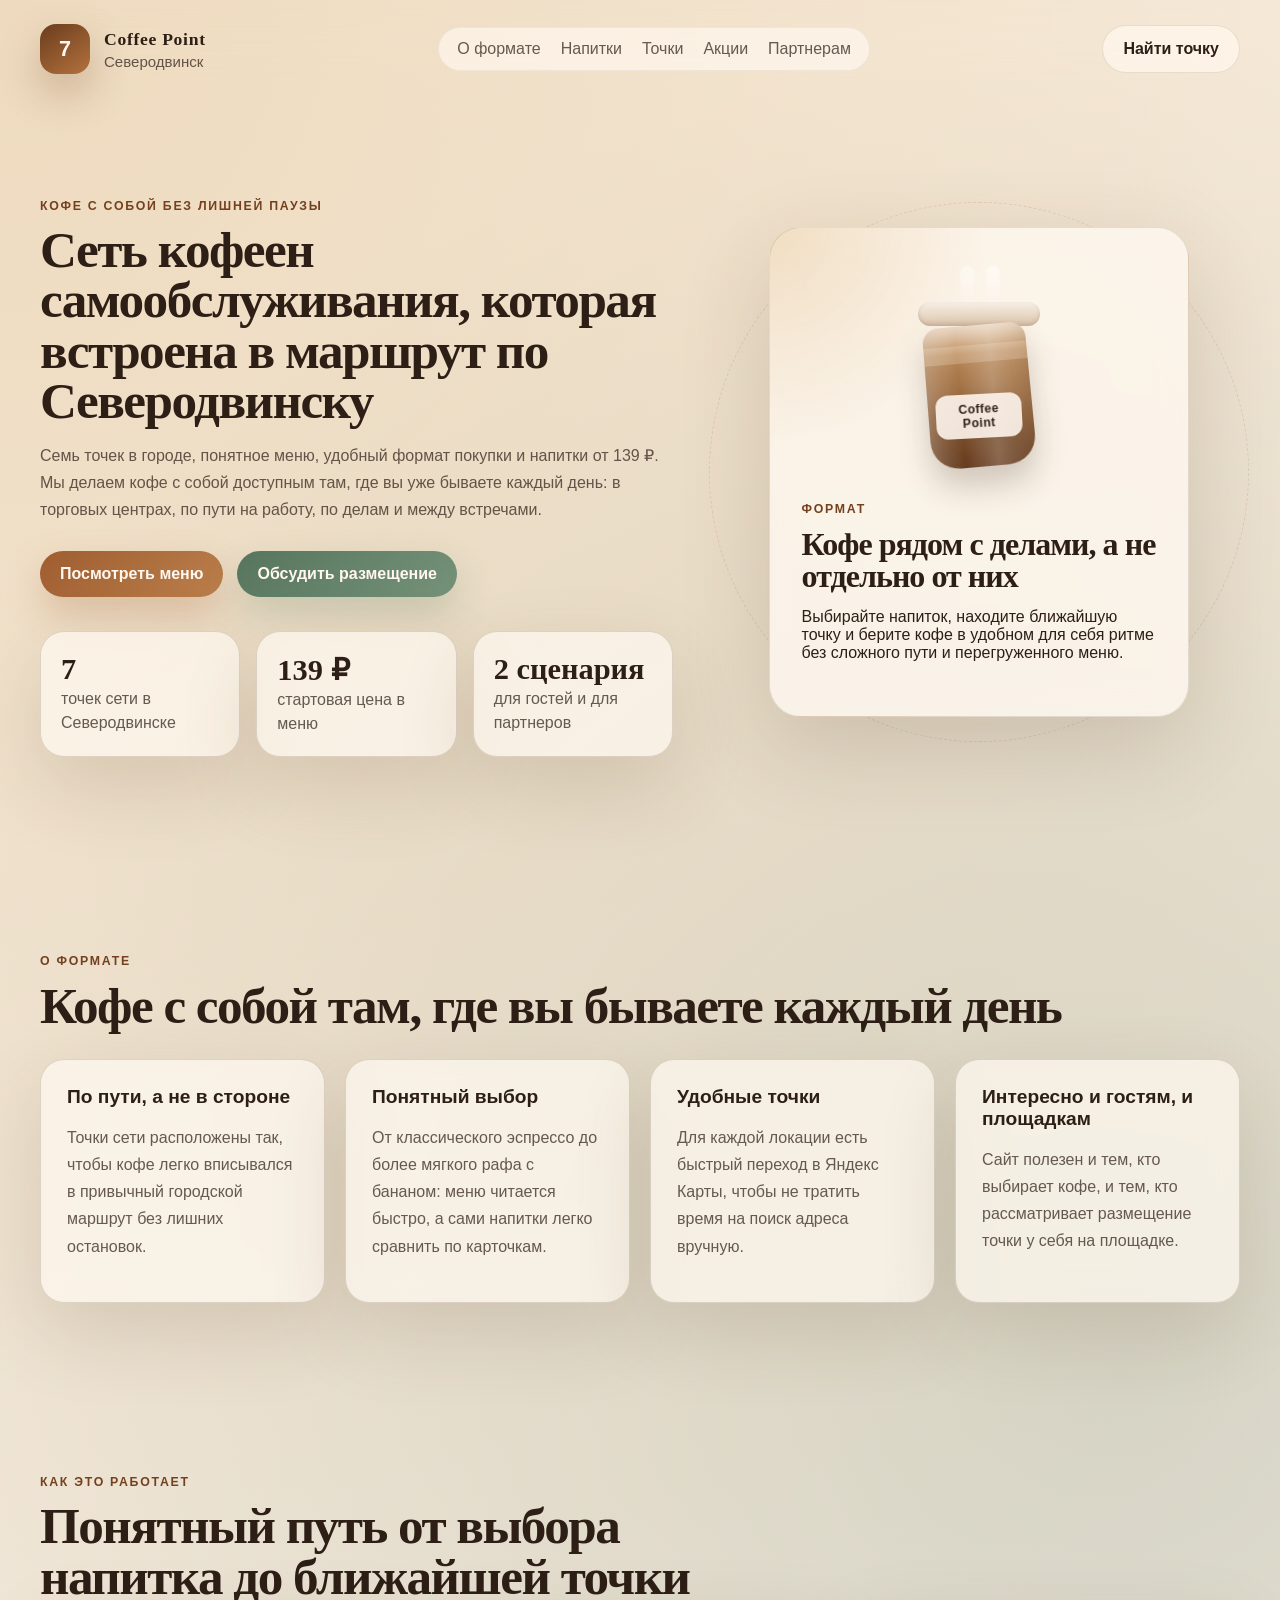
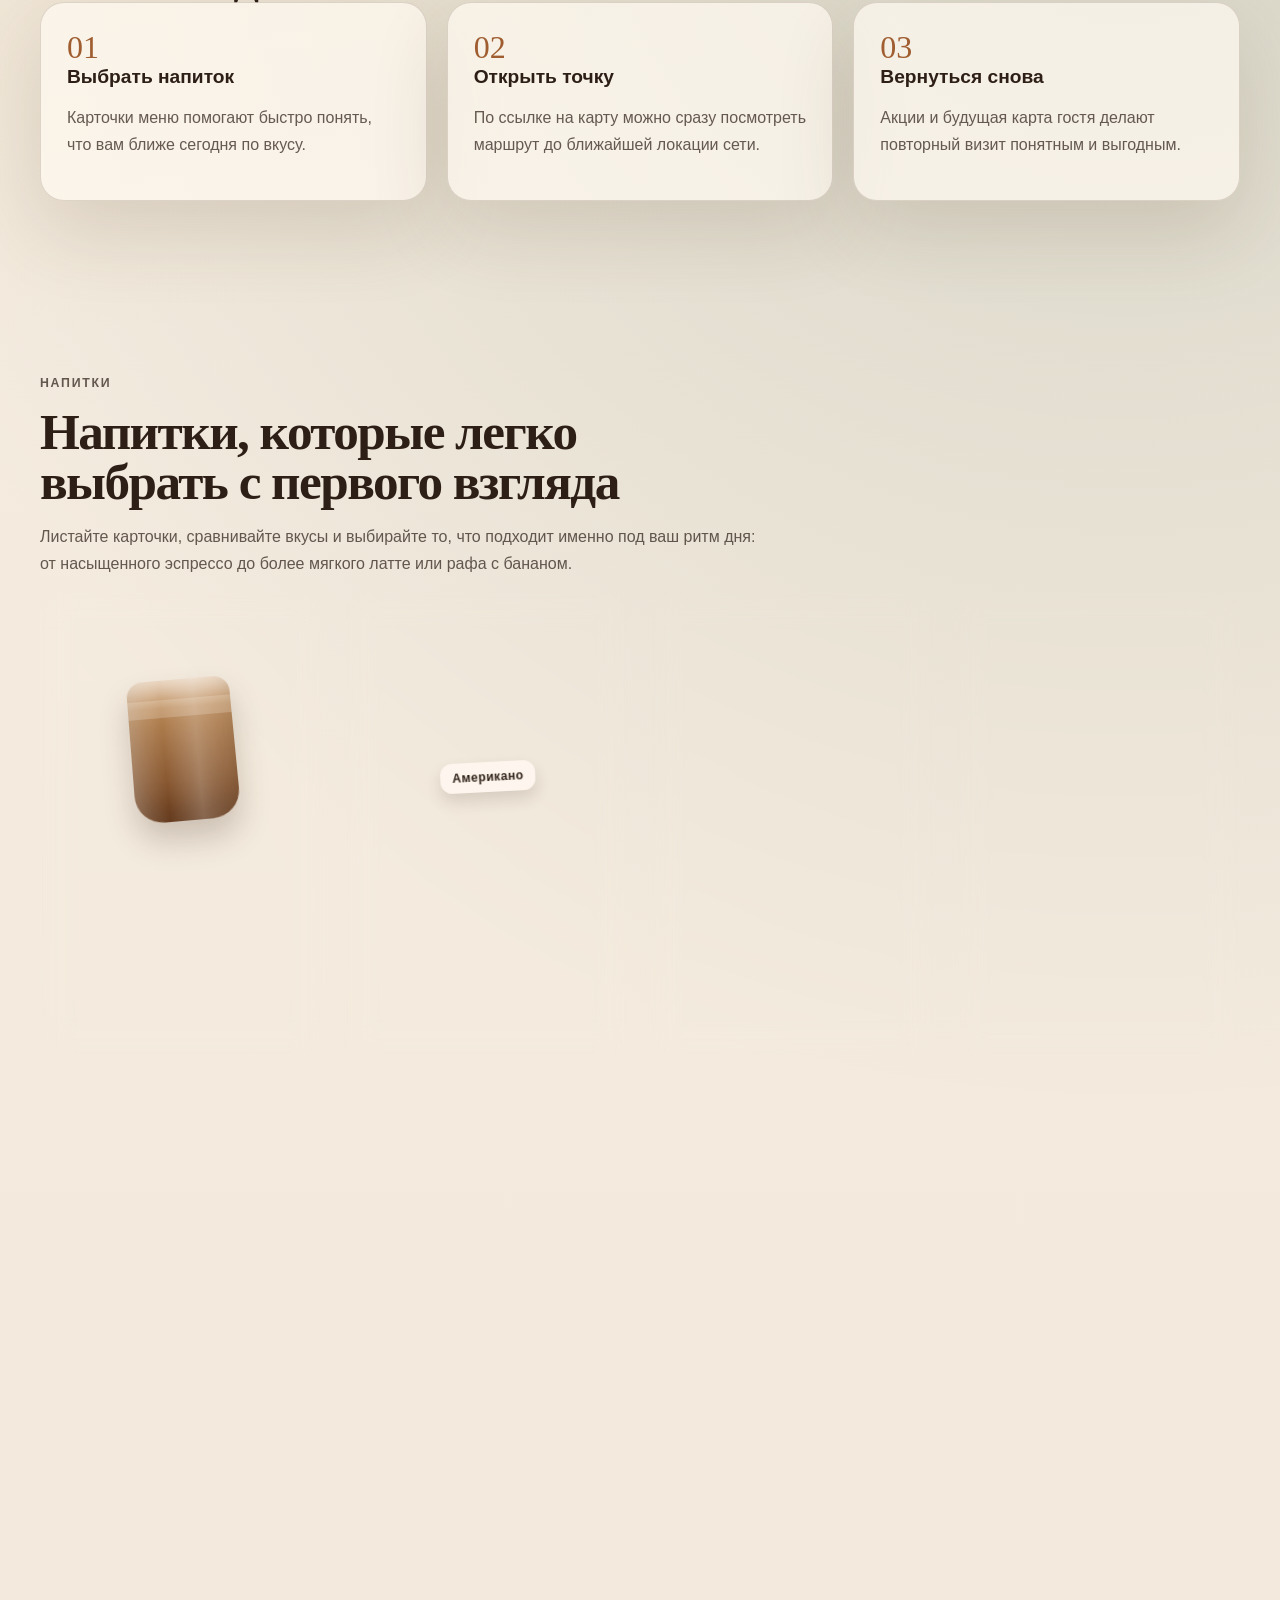
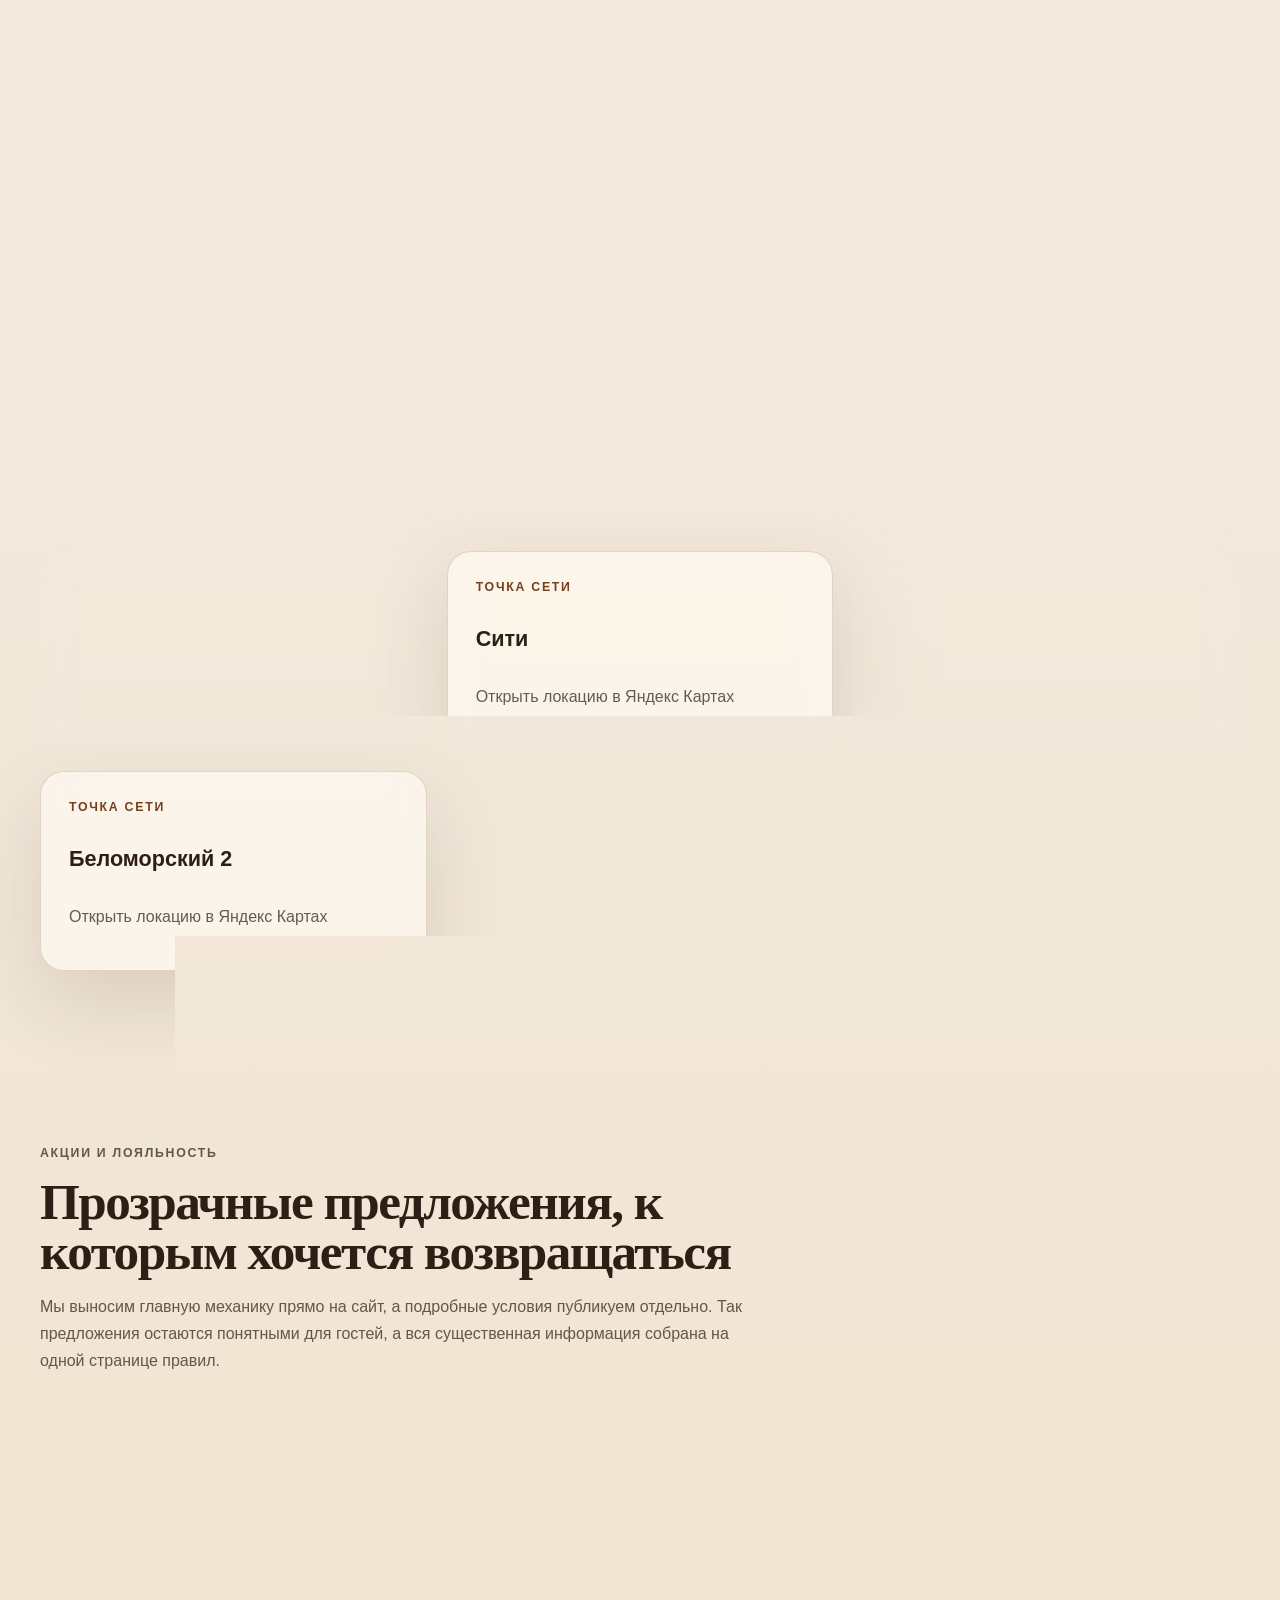
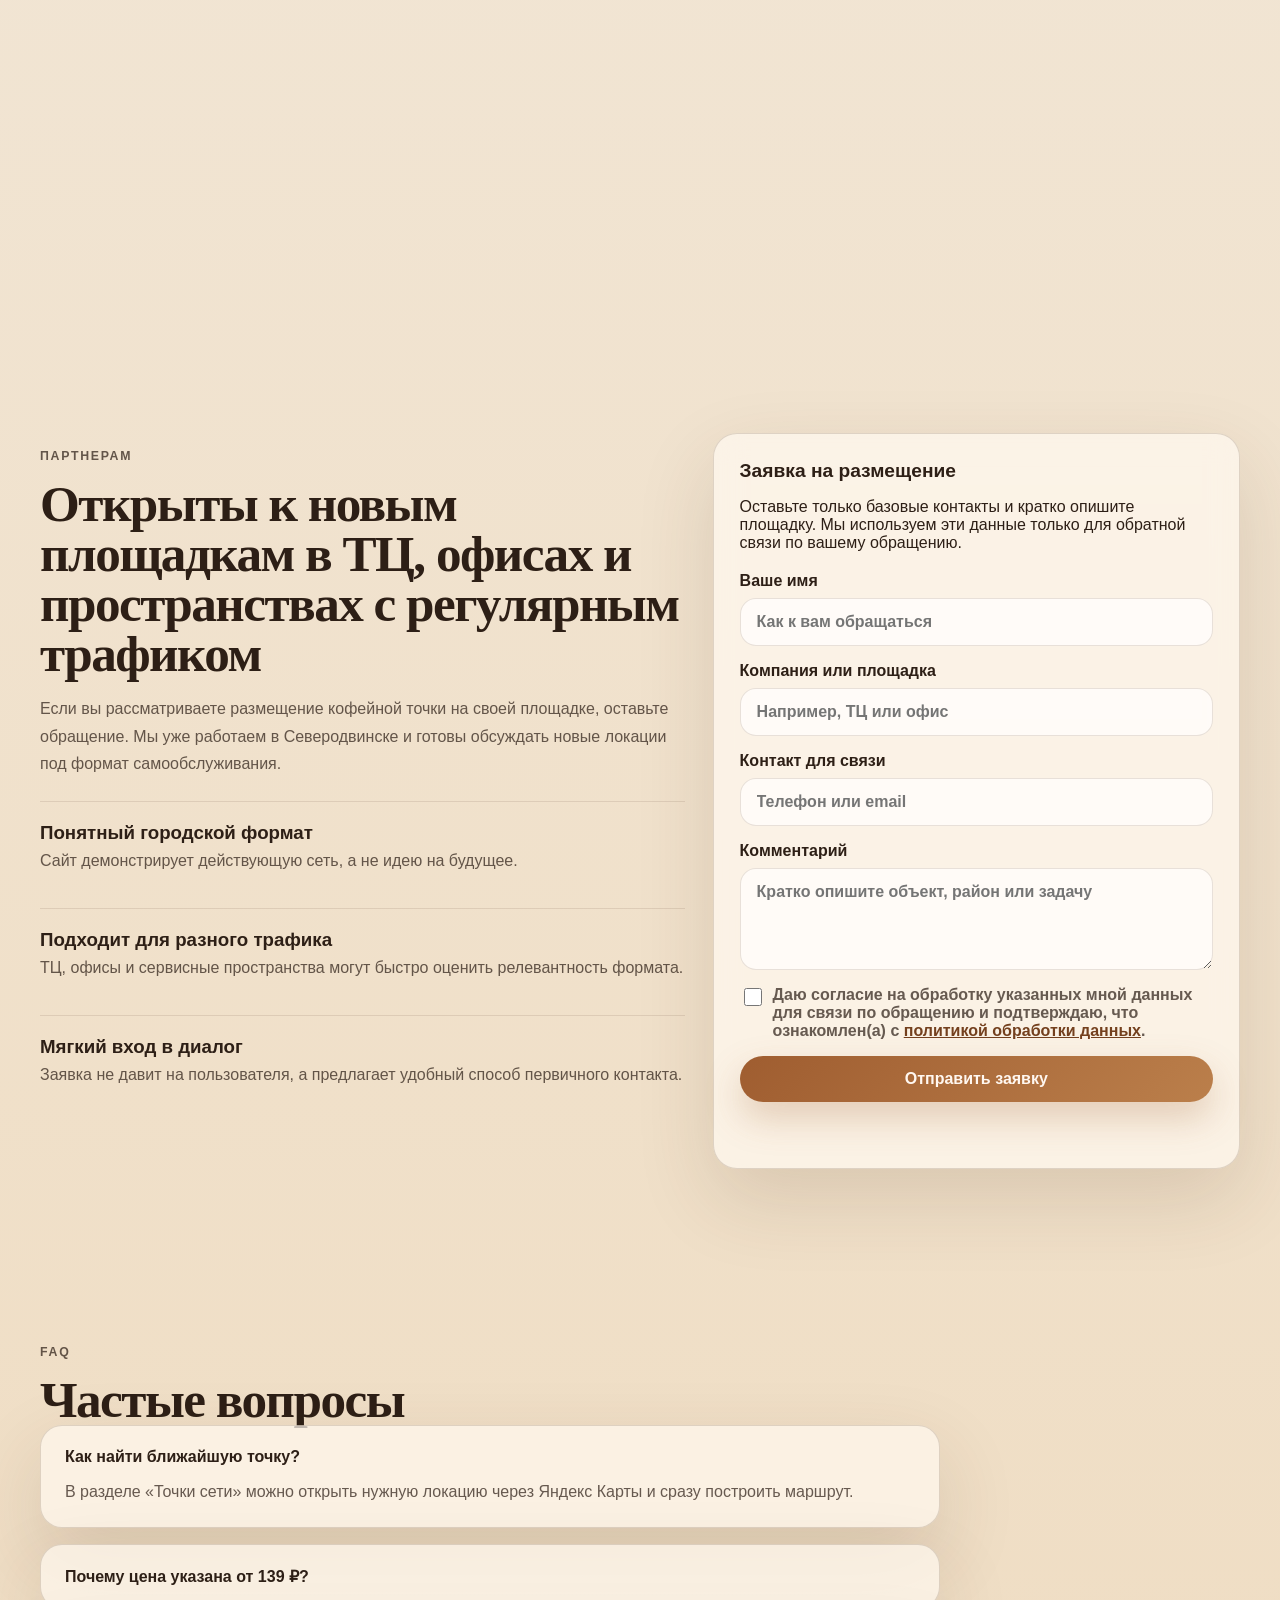
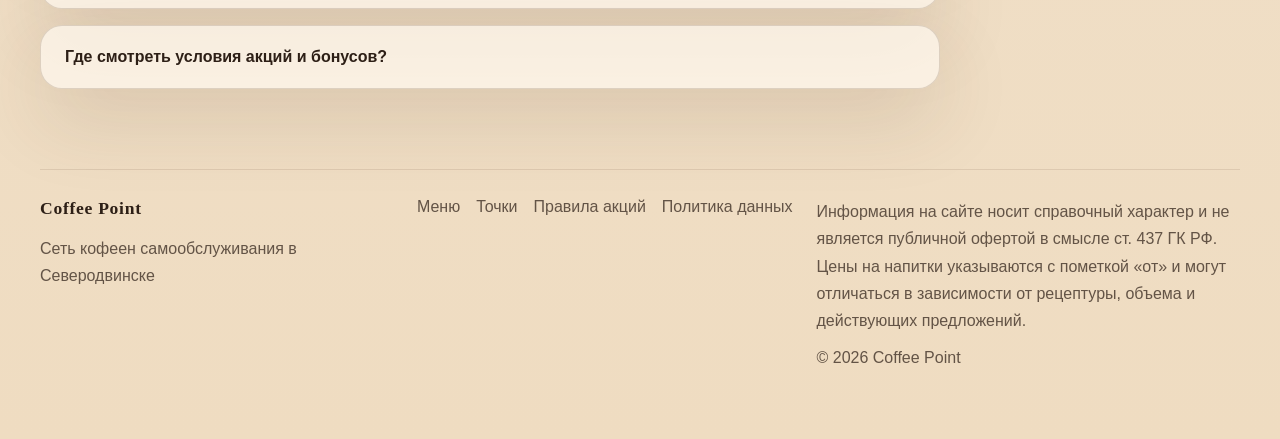
<file: site/index.html>
<!DOCTYPE html>
<html lang="ru">
  <head>
    <meta charset="UTF-8" />
    <meta name="viewport" content="width=device-width, initial-scale=1.0" />
    <title>Сеть кофеен самообслуживания в Северодвинске</title>
    <meta
      name="description"
      content="Сеть кофеен самообслуживания в Северодвинске: 7 точек, кофе с собой от 139 ₽, понятный формат для клиентов и привлекательное размещение для партнеров."
    />
    <link rel="stylesheet" href="styles.css" />
  </head>
  <body>
    <div class="site-shell">
      <header class="topbar">
        <a class="brand" href="#top" aria-label="На главную">
          <span class="brand-mark">7</span>
          <span class="brand-copy">
            <strong>Coffee Point</strong>
            <span>Северодвинск</span>
          </span>
        </a>

        <nav class="topnav" aria-label="Основная навигация">
          <a href="#format">О формате</a>
          <a href="#menu">Напитки</a>
          <a href="#locations">Точки</a>
          <a href="#promotions">Акции</a>
          <a href="#partners">Партнерам</a>
        </nav>

        <a class="button button-ghost" href="#locations">Найти точку</a>
      </header>

      <main id="top">
        <section class="hero section">
          <div class="hero-copy" data-reveal>
            <p class="eyebrow">Кофе с собой без лишней паузы</p>
            <h1>Сеть кофеен самообслуживания, которая встроена в маршрут по Северодвинску</h1>
            <p class="hero-lead">
              Семь точек в городе, понятное меню, удобный формат покупки и напитки от 139 ₽. Мы
              делаем кофе с собой доступным там, где вы уже бываете каждый день: в торговых
              центрах, по пути на работу, по делам и между встречами.
            </p>

            <div class="hero-actions">
              <a class="button" href="#menu">Посмотреть меню</a>
              <a class="button button-secondary" href="#partners">Обсудить размещение</a>
            </div>

            <ul class="hero-metrics" aria-label="Ключевые показатели">
              <li>
                <strong>7</strong>
                <span>точек сети в Северодвинске</span>
              </li>
              <li>
                <strong>139 ₽</strong>
                <span>стартовая цена в меню</span>
              </li>
              <li>
                <strong>2 сценария</strong>
                <span>для гостей и для партнеров</span>
              </li>
            </ul>
          </div>

          <div class="hero-visual" aria-hidden="true" data-reveal>
            <div class="hero-orbit orbit-one"></div>
            <div class="hero-orbit orbit-two"></div>
            <div class="hero-panel glow-card">
              <div class="hero-cup drink-cup cappuccino">
                <span class="steam steam-one"></span>
                <span class="steam steam-two"></span>
                <span class="cup-lid"></span>
                <span class="cup-body"></span>
                <span class="cup-band">Coffee Point</span>
              </div>

              <div class="hero-panel-copy">
                <p class="panel-label">Формат</p>
                <h2>Кофе рядом с делами, а не отдельно от них</h2>
                <p>
                  Выбирайте напиток, находите ближайшую точку и берите кофе в удобном для себя
                  ритме без сложного пути и перегруженного меню.
                </p>
              </div>
            </div>
          </div>
        </section>

        <section class="section split-section" id="format">
          <div data-reveal>
            <p class="section-label">О формате</p>
            <h2>Кофе с собой там, где вы бываете каждый день</h2>
          </div>

          <div class="feature-grid">
            <article class="feature-card glow-card" data-reveal>
              <h3>По пути, а не в стороне</h3>
              <p>
                Точки сети расположены так, чтобы кофе легко вписывался в привычный городской
                маршрут без лишних остановок.
              </p>
            </article>

            <article class="feature-card glow-card" data-reveal>
              <h3>Понятный выбор</h3>
              <p>
                От классического эспрессо до более мягкого рафа с бананом: меню читается быстро, а
                сами напитки легко сравнить по карточкам.
              </p>
            </article>

            <article class="feature-card glow-card" data-reveal>
              <h3>Удобные точки</h3>
              <p>
                Для каждой локации есть быстрый переход в Яндекс Карты, чтобы не тратить время на
                поиск адреса вручную.
              </p>
            </article>

            <article class="feature-card glow-card" data-reveal>
              <h3>Интересно и гостям, и площадкам</h3>
              <p>
                Сайт полезен и тем, кто выбирает кофе, и тем, кто рассматривает размещение точки у
                себя на площадке.
              </p>
            </article>
          </div>
        </section>

        <section class="section journey-section">
          <div class="journey-intro" data-reveal>
            <p class="section-label">Как это работает</p>
            <h2>Понятный путь от выбора напитка до ближайшей точки</h2>
          </div>

          <div class="journey-grid">
            <article class="journey-step" data-reveal>
              <span>01</span>
              <h3>Выбрать напиток</h3>
              <p>Карточки меню помогают быстро понять, что вам ближе сегодня по вкусу.</p>
            </article>

            <article class="journey-step" data-reveal>
              <span>02</span>
              <h3>Открыть точку</h3>
              <p>По ссылке на карту можно сразу посмотреть маршрут до ближайшей локации сети.</p>
            </article>

            <article class="journey-step" data-reveal>
              <span>03</span>
              <h3>Вернуться снова</h3>
              <p>Акции и будущая карта гостя делают повторный визит понятным и выгодным.</p>
            </article>
          </div>
        </section>

        <section class="section drinks-section" id="menu">
          <div class="section-heading" data-reveal>
            <p class="section-label">Напитки</p>
            <h2>Напитки, которые легко выбрать с первого взгляда</h2>
            <p>
              Листайте карточки, сравнивайте вкусы и выбирайте то, что подходит именно под ваш
              ритм дня: от насыщенного эспрессо до более мягкого латте или рафа с бананом.
            </p>
          </div>

          <div class="drink-grid">
            <article class="drink-card glow-card" data-reveal>
              <div class="drink-cup cappuccino">
                <span class="steam steam-one"></span>
                <span class="steam steam-two"></span>
                <span class="cup-lid"></span>
                <span class="cup-body"></span>
                <span class="cup-band">Капучино</span>
              </div>
              <div class="drink-copy">
                <h3>Капучино</h3>
                <p>Мягкий баланс эспрессо и молочной пенки для привычного повседневного кофе.</p>
              </div>
            </article>

            <article class="drink-card glow-card" data-reveal>
              <div class="drink-cup americano">
                <span class="steam steam-one"></span>
                <span class="steam steam-two"></span>
                <span class="cup-lid"></span>
                <span class="cup-body"></span>
                <span class="cup-band">Американо</span>
              </div>
              <div class="drink-copy">
                <h3>Американо</h3>
                <p>Чистый вкус кофе без лишних добавок для тех, кто любит понятную крепость.</p>
              </div>
            </article>

            <article class="drink-card glow-card" data-reveal>
              <div class="drink-cup banana-raf">
                <span class="steam steam-one"></span>
                <span class="steam steam-two"></span>
                <span class="cup-lid"></span>
                <span class="cup-body"></span>
                <span class="cup-band">Раф</span>
              </div>
              <div class="drink-copy">
                <h3>Раф с бананом</h3>
                <p>Десертный и мягкий вариант для тех, кто хочет более нежный и ароматный профиль.</p>
              </div>
            </article>

            <article class="drink-card glow-card" data-reveal>
              <div class="drink-cup mokkachino">
                <span class="steam steam-one"></span>
                <span class="steam steam-two"></span>
                <span class="cup-lid"></span>
                <span class="cup-body"></span>
                <span class="cup-band">Моккачино</span>
              </div>
              <div class="drink-copy">
                <h3>Моккачино</h3>
                <p>Кофе с шоколадным акцентом для гостей, которым нужен более насыщенный вкус.</p>
              </div>
            </article>

            <article class="drink-card glow-card" data-reveal>
              <div class="drink-cup espresso">
                <span class="steam steam-one"></span>
                <span class="steam steam-two"></span>
                <span class="cup-lid"></span>
                <span class="cup-body"></span>
                <span class="cup-band">Эспрессо</span>
              </div>
              <div class="drink-copy">
                <h3>Эспрессо</h3>
                <p>Компактный формат напитка для тех, кому нужен бодрый, насыщенный и короткий кофе.</p>
              </div>
            </article>

            <article class="drink-card glow-card" data-reveal>
              <div class="drink-cup latte">
                <span class="steam steam-one"></span>
                <span class="steam steam-two"></span>
                <span class="cup-lid"></span>
                <span class="cup-body"></span>
                <span class="cup-band">Латте</span>
              </div>
              <div class="drink-copy">
                <h3>Латте</h3>
                <p>Более мягкий молочный профиль для спокойного кофе в дороге или между встречами.</p>
              </div>
            </article>

            <article class="drink-card glow-card" data-reveal>
              <div class="drink-cup flat-white">
                <span class="steam steam-one"></span>
                <span class="steam steam-two"></span>
                <span class="cup-lid"></span>
                <span class="cup-body"></span>
                <span class="cup-band">Flat White</span>
              </div>
              <div class="drink-copy">
                <h3>Флэт Уайт</h3>
                <p>Более кофейный характер при сохранении мягкой текстуры и приятной плотности.</p>
              </div>
            </article>

            <article class="drink-card glow-card accent-card" data-reveal>
              <div class="drink-price">
                <span>от</span>
                <strong>139 ₽</strong>
              </div>
              <div class="drink-copy">
                <h3>Понятная точка входа</h3>
                <p>
                  Цены на сайте лучше показывать с пометкой «от», чтобы сохранить гибкость по
                  объему, рецептуре и спецпредложениям на отдельных точках.
                </p>
              </div>
            </article>
          </div>
        </section>

        <section class="section locations-section" id="locations">
          <div class="section-heading" data-reveal>
            <p class="section-label">Точки сети</p>
            <h2>Семь локаций, к которым удобно перейти сразу из сайта</h2>
            <p>
              Выбирайте ближайшую точку и открывайте маршрут в Яндекс Картах. Так проще понять, где
              кофе окажется ближе именно сегодня.
            </p>
          </div>

          <div class="location-grid">
            <a
              class="location-card glow-card"
              data-reveal
              href="https://yandex.ru/maps/?text=%D0%93%D0%B8%D0%BF%D0%BF%D0%BE%20%D0%A1%D0%B5%D0%B2%D0%B5%D1%80%D0%BE%D0%B4%D0%B2%D0%B8%D0%BD%D1%81%D0%BA"
              target="_blank"
              rel="noopener noreferrer"
            >
              <span class="location-badge">Точка сети</span>
              <h3>Гиппо</h3>
              <p>Открыть локацию в Яндекс Картах</p>
            </a>

            <a
              class="location-card glow-card"
              data-reveal
              href="https://yandex.ru/maps/?text=%D0%A2%D0%A6%20%D0%91%D0%B5%D0%BB%D0%BE%D0%BC%D0%BE%D1%80%D1%81%D0%BA%D0%B8%D0%B9%20%D0%A1%D0%B5%D0%B2%D0%B5%D1%80%D0%BE%D0%B4%D0%B2%D0%B8%D0%BD%D1%81%D0%BA"
              target="_blank"
              rel="noopener noreferrer"
            >
              <span class="location-badge">Точка сети</span>
              <h3>ТЦ «Беломорский»</h3>
              <p>Открыть локацию в Яндекс Картах</p>
            </a>

            <a
              class="location-card glow-card"
              data-reveal
              href="https://yandex.ru/maps/?text=%D0%93%D0%B0%D0%B3%D0%B0%D1%80%D0%B8%D0%BD%D0%B0%20%D0%A1%D0%B5%D0%B2%D0%B5%D1%80%D0%BE%D0%B4%D0%B2%D0%B8%D0%BD%D1%81%D0%BA"
              target="_blank"
              rel="noopener noreferrer"
            >
              <span class="location-badge">Точка сети</span>
              <h3>Гагарина</h3>
              <p>Открыть локацию в Яндекс Картах</p>
            </a>

            <a
              class="location-card glow-card"
              data-reveal
              href="https://yandex.ru/maps/?text=%D0%AE%D0%B6%D0%BD%D1%8B%D0%B9%20%D0%A1%D0%B5%D0%B2%D0%B5%D1%80%D0%BE%D0%B4%D0%B2%D0%B8%D0%BD%D1%81%D0%BA"
              target="_blank"
              rel="noopener noreferrer"
            >
              <span class="location-badge">Точка сети</span>
              <h3>Южный</h3>
              <p>Открыть локацию в Яндекс Картах</p>
            </a>

            <a
              class="location-card glow-card"
              data-reveal
              href="https://yandex.ru/maps/?text=%D0%A1%D0%B8%D1%82%D0%B8%20%D0%A1%D0%B5%D0%B2%D0%B5%D1%80%D0%BE%D0%B4%D0%B2%D0%B8%D0%BD%D1%81%D0%BA"
              target="_blank"
              rel="noopener noreferrer"
            >
              <span class="location-badge">Точка сети</span>
              <h3>Сити</h3>
              <p>Открыть локацию в Яндекс Картах</p>
            </a>

            <a
              class="location-card glow-card"
              data-reveal
              href="https://yandex.ru/maps/?text=%D0%9C%D0%B0%D0%BA%D1%81%D0%B8%20%D0%A1%D0%B5%D0%B2%D0%B5%D1%80%D0%BE%D0%B4%D0%B2%D0%B8%D0%BD%D1%81%D0%BA"
              target="_blank"
              rel="noopener noreferrer"
            >
              <span class="location-badge">Точка сети</span>
              <h3>Макси</h3>
              <p>Открыть локацию в Яндекс Картах</p>
            </a>

            <a
              class="location-card glow-card"
              data-reveal
              href="https://yandex.ru/maps/?text=%D0%91%D0%B5%D0%BB%D0%BE%D0%BC%D0%BE%D1%80%D1%81%D0%BA%D0%B8%D0%B9%202%20%D0%A1%D0%B5%D0%B2%D0%B5%D1%80%D0%BE%D0%B4%D0%B2%D0%B8%D0%BD%D1%81%D0%BA"
              target="_blank"
              rel="noopener noreferrer"
            >
              <span class="location-badge">Точка сети</span>
              <h3>Беломорский 2</h3>
              <p>Открыть локацию в Яндекс Картах</p>
            </a>
          </div>
        </section>

        <section class="section promotions-section" id="promotions">
          <div class="section-heading" data-reveal>
            <p class="section-label">Акции и лояльность</p>
            <h2>Прозрачные предложения, к которым хочется возвращаться</h2>
            <p>
              Мы выносим главную механику прямо на сайт, а подробные условия публикуем отдельно.
              Так предложения остаются понятными для гостей, а вся существенная информация собрана
              на одной странице правил.
            </p>
          </div>

          <div class="promo-layout">
            <article class="promo-card glow-card" data-reveal>
              <span class="card-kicker">Напиток недели</span>
              <h3>Один заметный повод заглянуть снова</h3>
              <ul class="bullet-list">
                <li>Отдельный напиток получает специальную цену на ограниченный срок.</li>
                <li>Условия и участвующие точки заранее публикуются на странице правил.</li>
                <li>Такой формат легко обновлять без полного изменения меню.</li>
              </ul>
              <a class="text-link" href="promotions.html">Открыть правила акций</a>
            </article>

            <article class="promo-card glow-card" data-reveal>
              <span class="card-kicker">Утро по пути</span>
              <h3>Предложение для первой половины дня</h3>
              <ol class="number-list">
                <li>Подходит тем, кто берет кофе по дороге на работу или по делам.</li>
                <li>Специальные условия могут действовать в выбранные часы и на отдельных точках.</li>
                <li>Точные даты, часы и точки-участники публикуются в правилах акции.</li>
              </ol>
              <p class="small-note">
                Чем понятнее предложение, тем проще им воспользоваться без лишних уточнений.
              </p>
            </article>

            <article class="promo-card loyalty-card" data-reveal>
              <span class="card-kicker">Карта гостя</span>
              <h3>Понятная электронная лояльность без бумажных карточек</h3>
              <p>
                Постоянным гостям важно видеть понятную механику: сколько покупок нужно, какая
                выгода получится и на каких точках это действует. Эту информацию удобно давать
                коротко на главной, а детально раскрывать в правилах.
              </p>
              <div class="loyalty-mock">
                <span>QR</span>
                <div>
                  <strong>Карта гостя</strong>
                  <p>Покупки копятся в электронном формате и ведут к специальной выгоде.</p>
                </div>
              </div>
            </article>
          </div>
        </section>

        <section class="section partners-section" id="partners">
          <div class="partners-copy" data-reveal>
            <p class="section-label">Партнерам</p>
            <h2>Открыты к новым площадкам в ТЦ, офисах и пространствах с регулярным трафиком</h2>
            <p>
              Если вы рассматриваете размещение кофейной точки на своей площадке, оставьте
              обращение. Мы уже работаем в Северодвинске и готовы обсуждать новые локации под
              формат самообслуживания.
            </p>

            <div class="partner-benefits">
              <article class="partner-point">
                <h3>Понятный городской формат</h3>
                <p>Сайт демонстрирует действующую сеть, а не идею на будущее.</p>
              </article>

              <article class="partner-point">
                <h3>Подходит для разного трафика</h3>
                <p>ТЦ, офисы и сервисные пространства могут быстро оценить релевантность формата.</p>
              </article>

              <article class="partner-point">
                <h3>Мягкий вход в диалог</h3>
                <p>Заявка не давит на пользователя, а предлагает удобный способ первичного контакта.</p>
              </article>
            </div>
          </div>

          <div class="partner-form-card glow-card" data-reveal>
            <h3>Заявка на размещение</h3>
            <p>
              Оставьте только базовые контакты и кратко опишите площадку. Мы используем эти данные
              только для обратной связи по вашему обращению.
            </p>

            <form id="partner-form" class="partner-form">
              <label>
                Ваше имя
                <input type="text" name="name" placeholder="Как к вам обращаться" required />
              </label>

              <label>
                Компания или площадка
                <input type="text" name="company" placeholder="Например, ТЦ или офис" required />
              </label>

              <label>
                Контакт для связи
                <input type="text" name="contact" placeholder="Телефон или email" required />
              </label>

              <label>
                Комментарий
                <textarea
                  name="message"
                  rows="4"
                  placeholder="Кратко опишите объект, район или задачу"
                ></textarea>
              </label>

              <label class="checkbox">
                <input type="checkbox" name="consent" required />
                <span>
                  Даю согласие на обработку указанных мной данных для связи по обращению и подтверждаю,
                  что ознакомлен(а) с <a href="privacy.html">политикой обработки данных</a>.
                </span>
              </label>

              <button class="button" type="submit">Отправить заявку</button>
              <p class="form-status" id="form-status" aria-live="polite"></p>
            </form>
          </div>
        </section>

        <section class="section faq-section">
          <div class="section-heading" data-reveal>
            <p class="section-label">FAQ</p>
            <h2>Частые вопросы</h2>
          </div>

          <div class="faq-list" data-reveal>
            <details open>
              <summary>Как найти ближайшую точку?</summary>
              <p>
                В разделе «Точки сети» можно открыть нужную локацию через Яндекс Карты и сразу
                построить маршрут.
              </p>
            </details>

            <details>
              <summary>Почему цена указана от 139 ₽?</summary>
              <p>
                Цена на сайте указана с пометкой «от», потому что итоговая стоимость зависит от
                выбранного напитка, объема и действующих предложений.
              </p>
            </details>

            <details>
              <summary>Где смотреть условия акций и бонусов?</summary>
              <p>
                В отдельном разделе с правилами акций: там публикуются сроки, участвующие точки,
                ограничения и подробная механика получения выгоды.
              </p>
            </details>
          </div>
        </section>
      </main>

      <footer class="footer">
        <div class="footer-brand">
          <strong>Coffee Point</strong>
          <p>Сеть кофеен самообслуживания в Северодвинске</p>
        </div>

        <div class="footer-links">
          <a href="#menu">Меню</a>
          <a href="#locations">Точки</a>
          <a href="promotions.html">Правила акций</a>
          <a href="privacy.html">Политика данных</a>
        </div>

        <div class="footer-legal">
          <p>
            Информация на сайте носит справочный характер и не является публичной офертой в смысле
            ст. 437 ГК РФ. Цены на напитки указываются с пометкой «от» и могут отличаться в
            зависимости от рецептуры, объема и действующих предложений.
          </p>
          <p class="copyright">© <span id="current-year"></span> Coffee Point</p>
        </div>
      </footer>
    </div>

    <script src="script.js"></script>
  </body>
</html>
</file>
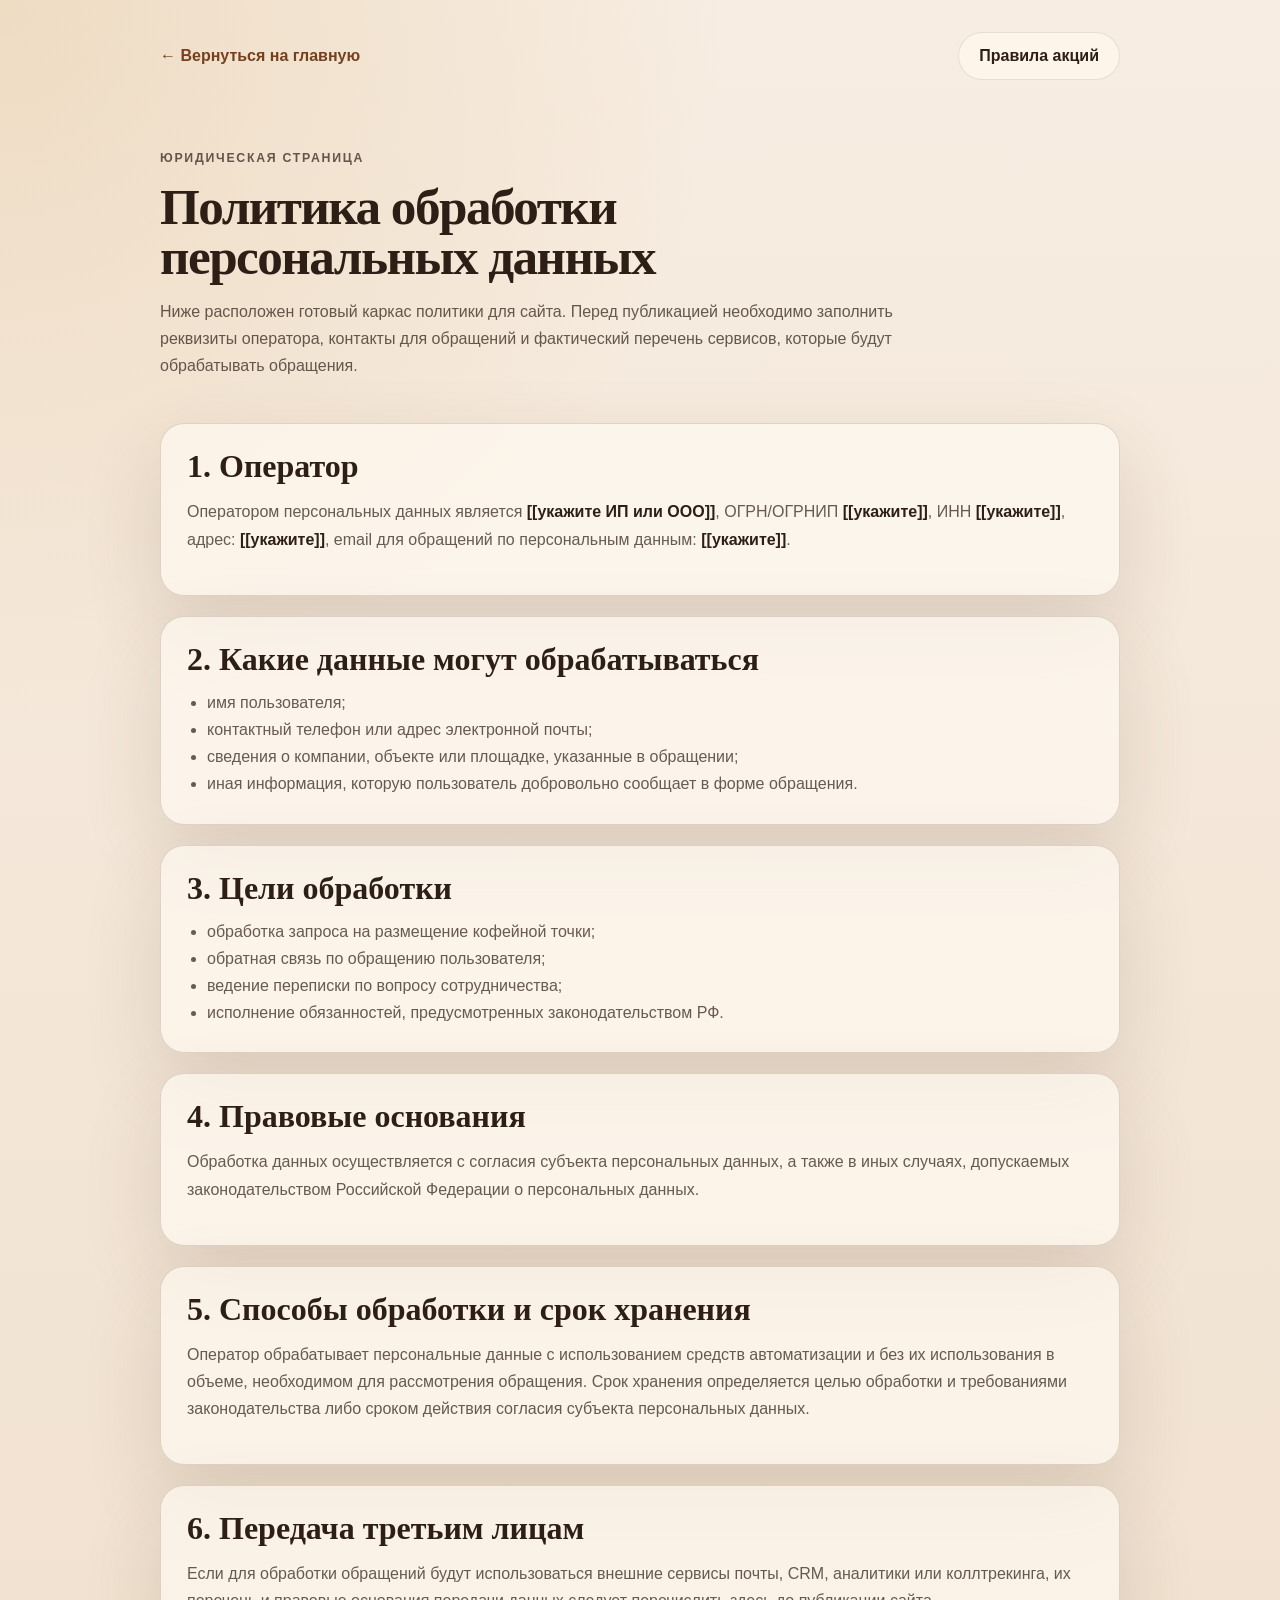
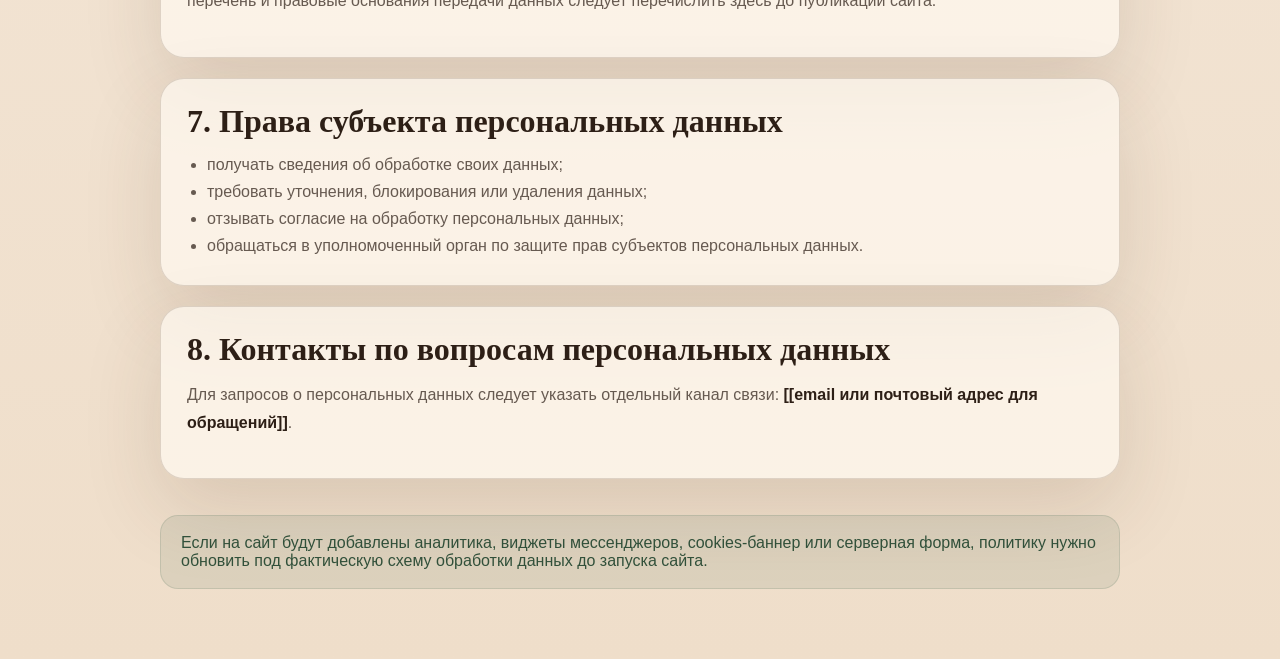
<file: site/privacy.html>
<!DOCTYPE html>
<html lang="ru">
  <head>
    <meta charset="UTF-8" />
    <meta name="viewport" content="width=device-width, initial-scale=1.0" />
    <title>Политика обработки персональных данных</title>
    <link rel="stylesheet" href="styles.css" />
  </head>
  <body class="page-body">
    <div class="page-layout">
      <header class="page-topbar">
        <a class="page-back" href="index.html">← Вернуться на главную</a>
        <a class="button button-ghost" href="promotions.html">Правила акций</a>
      </header>

      <main>
        <section class="page-hero">
          <p class="section-label">Юридическая страница</p>
          <h1>Политика обработки персональных данных</h1>
          <p>
            Ниже расположен готовый каркас политики для сайта. Перед публикацией необходимо
            заполнить реквизиты оператора, контакты для обращений и фактический перечень сервисов,
            которые будут обрабатывать обращения.
          </p>
        </section>

        <section class="page-grid">
          <article class="page-card">
            <h2>1. Оператор</h2>
            <p>
              Оператором персональных данных является <strong>[[укажите ИП или ООО]]</strong>,
              ОГРН/ОГРНИП <strong>[[укажите]]</strong>, ИНН <strong>[[укажите]]</strong>, адрес:
              <strong>[[укажите]]</strong>, email для обращений по персональным данным:
              <strong>[[укажите]]</strong>.
            </p>
          </article>

          <article class="page-card">
            <h2>2. Какие данные могут обрабатываться</h2>
            <ul>
              <li>имя пользователя;</li>
              <li>контактный телефон или адрес электронной почты;</li>
              <li>сведения о компании, объекте или площадке, указанные в обращении;</li>
              <li>иная информация, которую пользователь добровольно сообщает в форме обращения.</li>
            </ul>
          </article>

          <article class="page-card">
            <h2>3. Цели обработки</h2>
            <ul>
              <li>обработка запроса на размещение кофейной точки;</li>
              <li>обратная связь по обращению пользователя;</li>
              <li>ведение переписки по вопросу сотрудничества;</li>
              <li>исполнение обязанностей, предусмотренных законодательством РФ.</li>
            </ul>
          </article>

          <article class="page-card">
            <h2>4. Правовые основания</h2>
            <p>
              Обработка данных осуществляется с согласия субъекта персональных данных, а также в
              иных случаях, допускаемых законодательством Российской Федерации о персональных
              данных.
            </p>
          </article>

          <article class="page-card">
            <h2>5. Способы обработки и срок хранения</h2>
            <p>
              Оператор обрабатывает персональные данные с использованием средств автоматизации и
              без их использования в объеме, необходимом для рассмотрения обращения. Срок хранения
              определяется целью обработки и требованиями законодательства либо сроком действия
              согласия субъекта персональных данных.
            </p>
          </article>

          <article class="page-card">
            <h2>6. Передача третьим лицам</h2>
            <p>
              Если для обработки обращений будут использоваться внешние сервисы почты, CRM,
              аналитики или коллтрекинга, их перечень и правовые основания передачи данных следует
              перечислить здесь до публикации сайта.
            </p>
          </article>

          <article class="page-card">
            <h2>7. Права субъекта персональных данных</h2>
            <ul>
              <li>получать сведения об обработке своих данных;</li>
              <li>требовать уточнения, блокирования или удаления данных;</li>
              <li>отзывать согласие на обработку персональных данных;</li>
              <li>обращаться в уполномоченный орган по защите прав субъектов персональных данных.</li>
            </ul>
          </article>

          <article class="page-card">
            <h2>8. Контакты по вопросам персональных данных</h2>
            <p>
              Для запросов о персональных данных следует указать отдельный канал связи:
              <strong>[[email или почтовый адрес для обращений]]</strong>.
            </p>
          </article>

          <p class="page-note">
            Если на сайт будут добавлены аналитика, виджеты мессенджеров, cookies-баннер или
            серверная форма, политику нужно обновить под фактическую схему обработки данных до
            запуска сайта.
          </p>
        </section>
      </main>
    </div>
  </body>
</html>
</file>
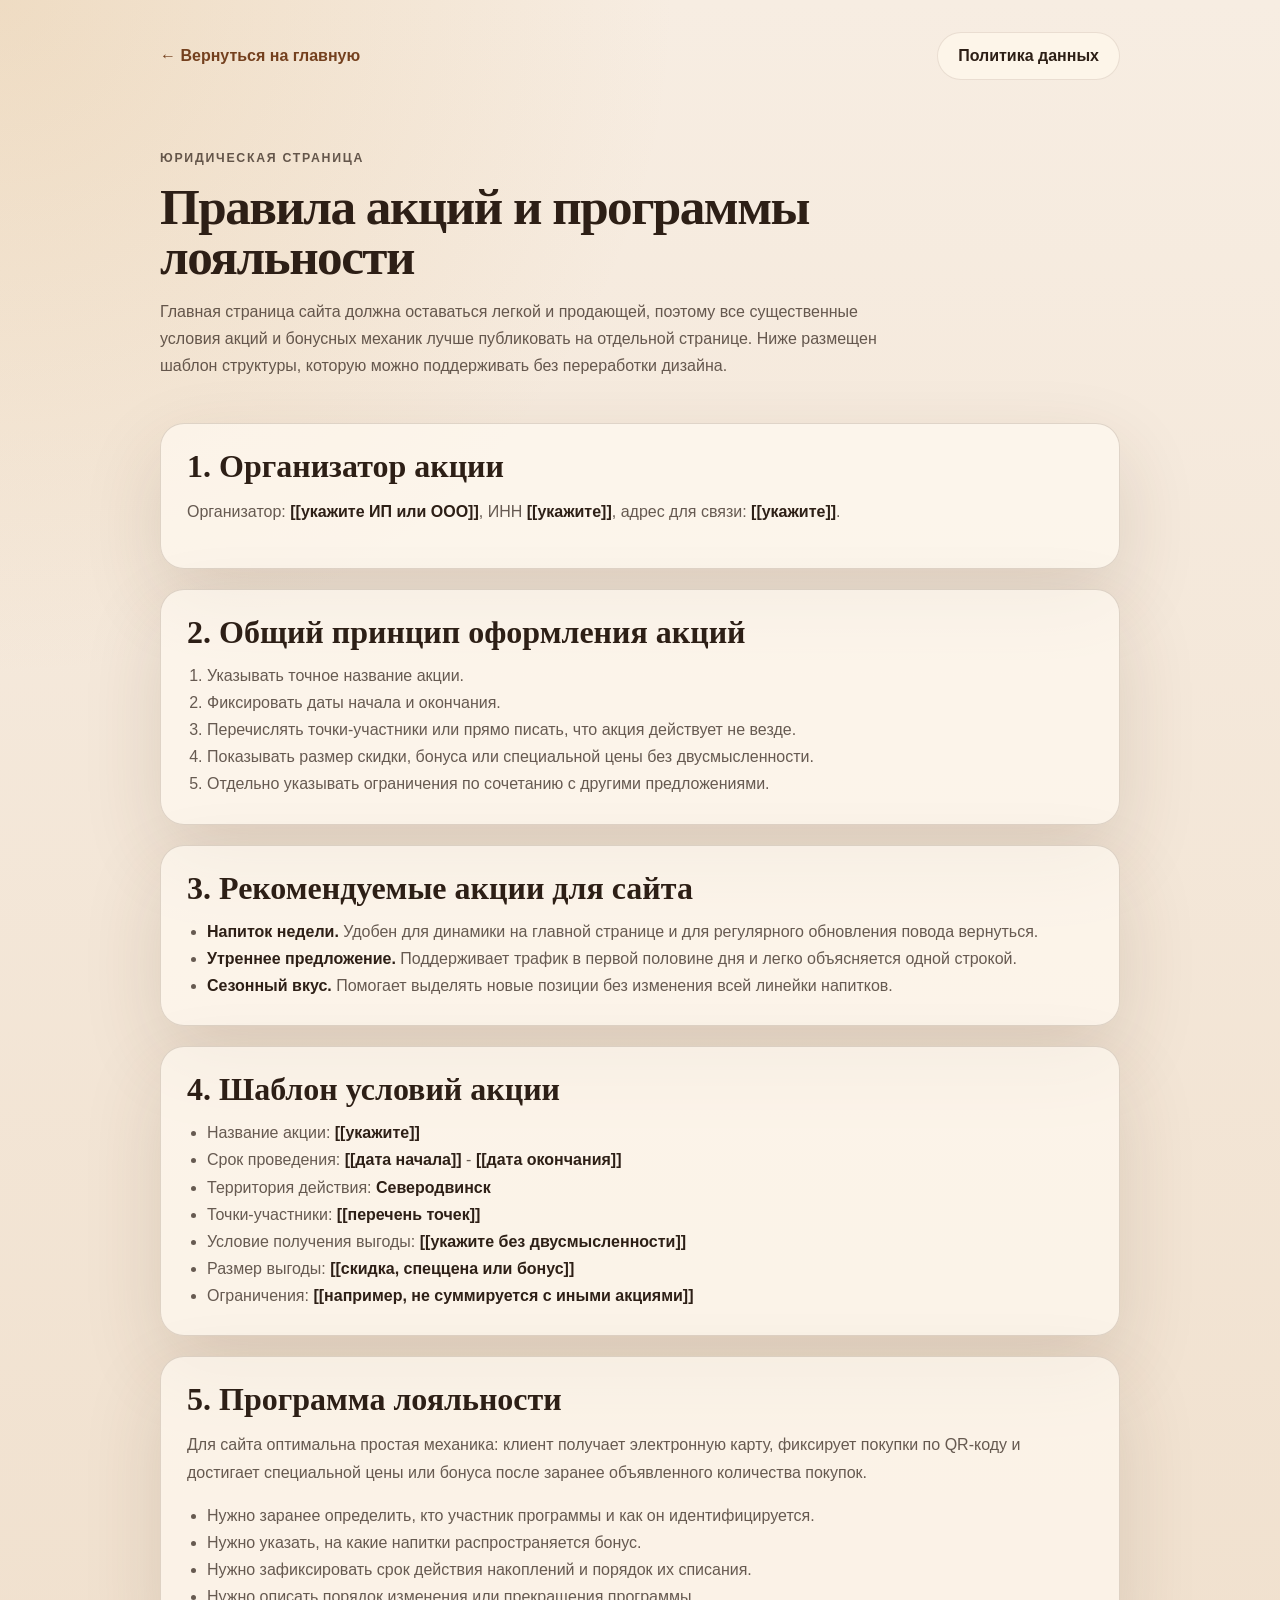
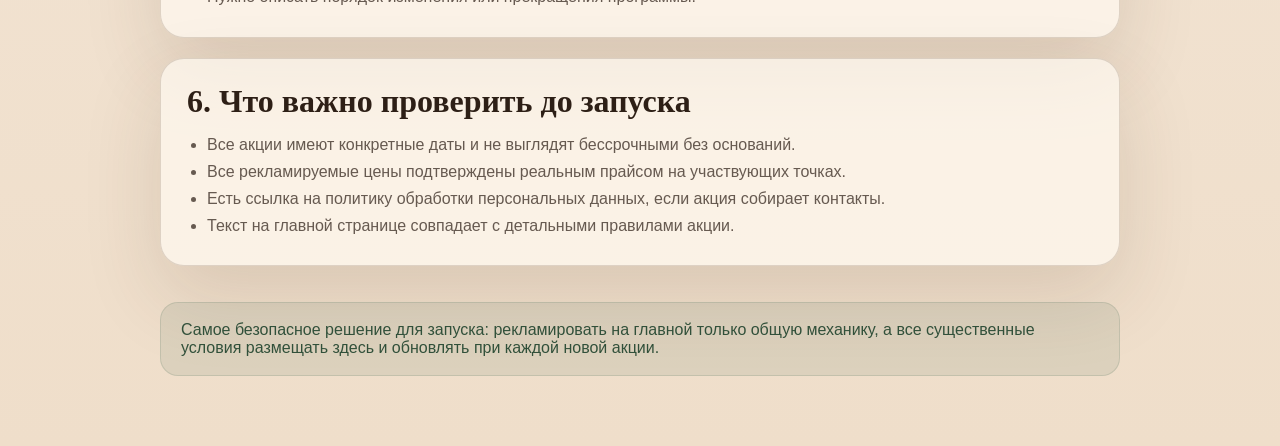
<file: site/promotions.html>
<!DOCTYPE html>
<html lang="ru">
  <head>
    <meta charset="UTF-8" />
    <meta name="viewport" content="width=device-width, initial-scale=1.0" />
    <title>Правила акций и программы лояльности</title>
    <link rel="stylesheet" href="styles.css" />
  </head>
  <body class="page-body">
    <div class="page-layout">
      <header class="page-topbar">
        <a class="page-back" href="index.html">← Вернуться на главную</a>
        <a class="button button-ghost" href="privacy.html">Политика данных</a>
      </header>

      <main>
        <section class="page-hero">
          <p class="section-label">Юридическая страница</p>
          <h1>Правила акций и программы лояльности</h1>
          <p>
            Главная страница сайта должна оставаться легкой и продающей, поэтому все существенные
            условия акций и бонусных механик лучше публиковать на отдельной странице. Ниже
            размещен шаблон структуры, которую можно поддерживать без переработки дизайна.
          </p>
        </section>

        <section class="page-grid">
          <article class="page-card">
            <h2>1. Организатор акции</h2>
            <p>
              Организатор: <strong>[[укажите ИП или ООО]]</strong>, ИНН
              <strong>[[укажите]]</strong>, адрес для связи: <strong>[[укажите]]</strong>.
            </p>
          </article>

          <article class="page-card">
            <h2>2. Общий принцип оформления акций</h2>
            <ol>
              <li>Указывать точное название акции.</li>
              <li>Фиксировать даты начала и окончания.</li>
              <li>Перечислять точки-участники или прямо писать, что акция действует не везде.</li>
              <li>Показывать размер скидки, бонуса или специальной цены без двусмысленности.</li>
              <li>Отдельно указывать ограничения по сочетанию с другими предложениями.</li>
            </ol>
          </article>

          <article class="page-card">
            <h2>3. Рекомендуемые акции для сайта</h2>
            <ul>
              <li>
                <strong>Напиток недели.</strong> Удобен для динамики на главной странице и для
                регулярного обновления повода вернуться.
              </li>
              <li>
                <strong>Утреннее предложение.</strong> Поддерживает трафик в первой половине дня и
                легко объясняется одной строкой.
              </li>
              <li>
                <strong>Сезонный вкус.</strong> Помогает выделять новые позиции без изменения всей
                линейки напитков.
              </li>
            </ul>
          </article>

          <article class="page-card">
            <h2>4. Шаблон условий акции</h2>
            <ul>
              <li>Название акции: <strong>[[укажите]]</strong></li>
              <li>Срок проведения: <strong>[[дата начала]]</strong> -
                <strong>[[дата окончания]]</strong></li>
              <li>Территория действия: <strong>Северодвинск</strong></li>
              <li>Точки-участники: <strong>[[перечень точек]]</strong></li>
              <li>Условие получения выгоды: <strong>[[укажите без двусмысленности]]</strong></li>
              <li>Размер выгоды: <strong>[[скидка, спеццена или бонус]]</strong></li>
              <li>Ограничения: <strong>[[например, не суммируется с иными акциями]]</strong></li>
            </ul>
          </article>

          <article class="page-card">
            <h2>5. Программа лояльности</h2>
            <p>
              Для сайта оптимальна простая механика: клиент получает электронную карту, фиксирует
              покупки по QR-коду и достигает специальной цены или бонуса после заранее объявленного
              количества покупок.
            </p>
            <ul>
              <li>Нужно заранее определить, кто участник программы и как он идентифицируется.</li>
              <li>Нужно указать, на какие напитки распространяется бонус.</li>
              <li>Нужно зафиксировать срок действия накоплений и порядок их списания.</li>
              <li>Нужно описать порядок изменения или прекращения программы.</li>
            </ul>
          </article>

          <article class="page-card">
            <h2>6. Что важно проверить до запуска</h2>
            <ul>
              <li>Все акции имеют конкретные даты и не выглядят бессрочными без оснований.</li>
              <li>Все рекламируемые цены подтверждены реальным прайсом на участвующих точках.</li>
              <li>Есть ссылка на политику обработки персональных данных, если акция собирает контакты.</li>
              <li>Текст на главной странице совпадает с детальными правилами акции.</li>
            </ul>
          </article>

          <p class="page-note">
            Самое безопасное решение для запуска: рекламировать на главной только общую механику,
            а все существенные условия размещать здесь и обновлять при каждой новой акции.
          </p>
        </section>
      </main>
    </div>
  </body>
</html>
</file>
<file: site/styles.css>
:root {
  --bg: #f2e9dc;
  --bg-deep: #dbc09c;
  --surface: rgba(255, 247, 236, 0.78);
  --surface-strong: rgba(67, 40, 24, 0.92);
  --text: #2d1f16;
  --text-soft: rgba(45, 31, 22, 0.72);
  --text-on-dark: #f9f2ea;
  --line: rgba(92, 61, 40, 0.18);
  --accent: #9f5d30;
  --accent-dark: #74401e;
  --accent-green: #57745d;
  --accent-gold: #d19f55;
  --shadow: 0 30px 80px rgba(76, 48, 29, 0.14);
  --radius-xl: 32px;
  --radius-lg: 24px;
  --radius-md: 18px;
  --content-width: min(1200px, calc(100vw - 40px));
}

*,
*::before,
*::after {
  box-sizing: border-box;
}

html {
  scroll-behavior: smooth;
}

body {
  margin: 0;
  color: var(--text);
  font-family: "Trebuchet MS", "Avenir Next", "Segoe UI", sans-serif;
  background:
    radial-gradient(circle at top left, rgba(209, 159, 85, 0.26), transparent 28%),
    radial-gradient(circle at right 12% top 20%, rgba(87, 116, 93, 0.2), transparent 24%),
    linear-gradient(180deg, #f8efe3 0%, var(--bg) 54%, #efdcc1 100%);
  min-height: 100vh;
}

img {
  max-width: 100%;
}

a {
  color: inherit;
  text-decoration: none;
}

button,
input,
textarea {
  font: inherit;
}

.site-shell {
  width: var(--content-width);
  margin: 0 auto;
  padding-bottom: 48px;
}

.topbar {
  display: flex;
  align-items: center;
  justify-content: space-between;
  gap: 20px;
  padding: 24px 0 8px;
  position: sticky;
  top: 0;
  z-index: 30;
  backdrop-filter: blur(18px);
}

.brand {
  display: inline-flex;
  align-items: center;
  gap: 14px;
}

.brand-mark {
  width: 50px;
  height: 50px;
  display: grid;
  place-items: center;
  border-radius: 16px;
  background: linear-gradient(145deg, #6b3c1d, #b3723e);
  color: #fff6ef;
  font-weight: 800;
  font-size: 1.35rem;
  box-shadow: 0 18px 40px rgba(107, 60, 29, 0.28);
}

.brand-copy {
  display: flex;
  flex-direction: column;
  gap: 3px;
}

.brand-copy strong,
.footer-brand strong {
  font-family: "Baskerville", "Palatino Linotype", "Book Antiqua", serif;
  font-size: 1.1rem;
  letter-spacing: 0.04em;
}

.brand-copy span {
  color: var(--text-soft);
  font-size: 0.94rem;
}

.topnav {
  display: flex;
  gap: 20px;
  padding: 12px 18px;
  border-radius: 999px;
  background: rgba(255, 248, 239, 0.68);
  border: 1px solid rgba(120, 83, 54, 0.08);
}

.topnav a {
  color: var(--text-soft);
  transition: color 160ms ease;
}

.topnav a:hover,
.topnav a:focus-visible {
  color: var(--text);
}

.button {
  display: inline-flex;
  align-items: center;
  justify-content: center;
  gap: 10px;
  padding: 14px 20px;
  border-radius: 999px;
  border: none;
  background: linear-gradient(135deg, var(--accent), #bb7f4b);
  color: #fff7f0;
  font-weight: 700;
  box-shadow: 0 16px 36px rgba(159, 93, 48, 0.26);
  transition:
    transform 180ms ease,
    box-shadow 180ms ease,
    opacity 180ms ease;
  cursor: pointer;
}

.button:hover,
.button:focus-visible {
  transform: translateY(-2px);
  box-shadow: 0 20px 40px rgba(159, 93, 48, 0.34);
}

.button-secondary {
  background: linear-gradient(135deg, var(--accent-green), #759279);
  box-shadow: 0 16px 36px rgba(87, 116, 93, 0.24);
}

.button-ghost {
  background: rgba(255, 247, 236, 0.76);
  color: var(--text);
  box-shadow: none;
  border: 1px solid rgba(92, 61, 40, 0.12);
}

.section {
  padding: 80px 0;
}

.hero {
  display: grid;
  grid-template-columns: 1.15fr 0.95fr;
  gap: 44px;
  align-items: center;
  min-height: calc(100vh - 120px);
}

.eyebrow,
.section-label,
.panel-label,
.card-kicker,
.location-badge {
  display: inline-flex;
  align-items: center;
  gap: 8px;
  text-transform: uppercase;
  letter-spacing: 0.14em;
  font-size: 0.77rem;
  font-weight: 700;
  color: var(--accent-dark);
}

.hero h1,
.section h2,
.page-hero h1 {
  margin: 0;
  font-family: "Baskerville", "Palatino Linotype", "Book Antiqua", serif;
  font-size: clamp(2.6rem, 4vw, 5rem);
  line-height: 0.98;
  letter-spacing: -0.03em;
}

.hero-lead,
.section-heading p,
.partners-copy > p,
.page-hero p,
.page-card p,
.feature-card p,
.journey-step p,
.drink-copy p,
.promo-card p,
.footer p,
.faq-list p {
  color: var(--text-soft);
  line-height: 1.7;
}

.hero-actions {
  display: flex;
  flex-wrap: wrap;
  gap: 14px;
  margin: 28px 0 34px;
}

.hero-metrics {
  margin: 0;
  padding: 0;
  list-style: none;
  display: grid;
  grid-template-columns: repeat(3, minmax(0, 1fr));
  gap: 16px;
}

.hero-metrics li,
.journey-step,
.feature-card,
.drink-card,
.location-card,
.promo-card,
.partner-form-card,
.page-card {
  border: 1px solid var(--line);
  border-radius: var(--radius-lg);
  background: rgba(255, 249, 241, 0.7);
  box-shadow: var(--shadow);
}

.hero-metrics li {
  padding: 20px;
}

.hero-metrics strong {
  display: block;
  font-size: 1.9rem;
  font-family: "Baskerville", "Palatino Linotype", "Book Antiqua", serif;
}

.hero-metrics span {
  color: var(--text-soft);
  line-height: 1.5;
}

.hero-visual {
  position: relative;
  min-height: 620px;
  display: grid;
  place-items: center;
}

.hero-orbit {
  position: absolute;
  border-radius: 999px;
  border: 1px solid rgba(121, 80, 52, 0.14);
}

.orbit-one {
  width: 420px;
  height: 420px;
  animation: rotate-slow 20s linear infinite;
}

.orbit-two {
  width: 540px;
  height: 540px;
  border-style: dashed;
  animation: rotate-slow 28s linear infinite reverse;
}

.glow-card {
  backdrop-filter: blur(14px);
}

.hero-panel {
  position: relative;
  width: min(100%, 420px);
  padding: 38px 32px;
  border-radius: var(--radius-xl);
  background:
    radial-gradient(circle at top left, rgba(209, 159, 85, 0.26), transparent 34%),
    rgba(255, 249, 241, 0.78);
  border: 1px solid rgba(92, 61, 40, 0.14);
  box-shadow: 0 30px 90px rgba(71, 43, 26, 0.16);
}

.hero-panel-copy {
  margin-top: 24px;
}

.panel-label {
  margin-bottom: 12px;
}

.hero-panel h2,
.page-card h2 {
  margin: 0 0 14px;
  font-family: "Baskerville", "Palatino Linotype", "Book Antiqua", serif;
  font-size: 2rem;
  line-height: 1;
}

.split-section,
.partners-section {
  display: grid;
  gap: 28px;
}

.feature-grid,
.journey-grid,
.drink-grid,
.location-grid,
.promo-layout {
  display: grid;
  gap: 20px;
}

.feature-grid {
  grid-template-columns: repeat(4, minmax(0, 1fr));
}

.feature-card,
.journey-step,
.drink-card,
.promo-card,
.partner-form-card,
.page-card {
  padding: 26px;
}

.feature-card h3,
.journey-step h3,
.drink-copy h3,
.promo-card h3,
.partner-form-card h3,
.page-card h3 {
  margin: 0 0 12px;
  font-size: 1.2rem;
}

.journey-intro,
.section-heading {
  max-width: 720px;
}

.journey-grid {
  grid-template-columns: repeat(3, minmax(0, 1fr));
}

.journey-step span {
  font-family: "Baskerville", "Palatino Linotype", "Book Antiqua", serif;
  font-size: 2rem;
  color: var(--accent);
}

.drink-grid {
  grid-template-columns: repeat(4, minmax(0, 1fr));
}

.drink-card {
  min-height: 360px;
  display: flex;
  flex-direction: column;
  justify-content: space-between;
  gap: 24px;
}

.drink-copy {
  display: grid;
  gap: 10px;
}

.accent-card {
  background:
    radial-gradient(circle at top right, rgba(209, 159, 85, 0.24), transparent 40%),
    linear-gradient(145deg, rgba(87, 116, 93, 0.82), rgba(67, 40, 24, 0.92));
  color: var(--text-on-dark);
}

.accent-card .drink-copy p {
  color: rgba(249, 242, 234, 0.78);
}

.drink-price span {
  display: block;
  text-transform: uppercase;
  letter-spacing: 0.16em;
  font-size: 0.75rem;
  opacity: 0.75;
}

.drink-price strong {
  font-size: clamp(2.5rem, 3vw, 3.4rem);
  font-family: "Baskerville", "Palatino Linotype", "Book Antiqua", serif;
}

.drink-cup {
  --liquid-start: #c99660;
  --liquid-end: #6f401f;
  position: relative;
  width: 122px;
  margin: 0 auto;
  padding-top: 36px;
  transform-origin: center bottom;
  animation: bob 4s ease-in-out infinite;
}

.cup-lid {
  display: block;
  width: 122px;
  height: 24px;
  border-radius: 999px;
  background: linear-gradient(180deg, #f7efe6, #dcc4ab);
  box-shadow: inset 0 -2px 4px rgba(73, 41, 22, 0.15);
}

.cup-body {
  display: block;
  width: 104px;
  height: 142px;
  margin: -2px auto 0;
  border-radius: 16px 16px 28px 28px;
  background:
    linear-gradient(180deg, rgba(255, 255, 255, 0.56), transparent 20%),
    linear-gradient(180deg, var(--liquid-start), var(--liquid-end));
  position: relative;
  overflow: hidden;
  transform: perspective(400px) rotateX(4deg) rotateZ(-5deg);
  box-shadow:
    inset 0 18px 30px rgba(255, 255, 255, 0.14),
    inset 0 -18px 22px rgba(0, 0, 0, 0.1),
    0 18px 30px rgba(66, 39, 21, 0.22);
}

.cup-body::before {
  content: "";
  position: absolute;
  inset: 20px 0 auto;
  height: 18px;
  background: rgba(255, 248, 240, 0.2);
  animation: swirl 5s ease-in-out infinite;
}

.cup-body::after {
  content: "";
  position: absolute;
  inset: 0;
  background:
    linear-gradient(90deg, rgba(255, 255, 255, 0.18), transparent 32%, rgba(255, 255, 255, 0.22) 64%, transparent 100%);
}

.cup-band {
  position: absolute;
  left: 50%;
  bottom: 28px;
  transform: translateX(-50%) rotate(-3deg);
  min-width: 86px;
  padding: 8px 12px;
  border-radius: 12px;
  background: rgba(255, 248, 241, 0.88);
  text-align: center;
  font-weight: 700;
  font-size: 0.76rem;
  letter-spacing: 0.04em;
  box-shadow: 0 8px 16px rgba(55, 33, 19, 0.14);
}

.steam {
  position: absolute;
  top: 0;
  width: 14px;
  height: 42px;
  border-radius: 999px;
  background: linear-gradient(180deg, rgba(255, 255, 255, 0.72), transparent);
  filter: blur(1px);
  opacity: 0.72;
}

.steam-one {
  left: 42px;
  animation: steam-rise 3.4s ease-in-out infinite;
}

.steam-two {
  left: 68px;
  animation: steam-rise 3.8s ease-in-out 1s infinite;
}

.americano {
  --liquid-start: #aa7340;
  --liquid-end: #4b240e;
}

.banana-raf {
  --liquid-start: #dfbf76;
  --liquid-end: #92662a;
}

.mokkachino {
  --liquid-start: #bd8969;
  --liquid-end: #51301d;
}

.espresso {
  --liquid-start: #8a4a27;
  --liquid-end: #2c1409;
}

.latte {
  --liquid-start: #dcb18f;
  --liquid-end: #8d5635;
}

.flat-white {
  --liquid-start: #c79573;
  --liquid-end: #5d3116;
}

.location-grid {
  grid-template-columns: repeat(3, minmax(0, 1fr));
}

.location-card {
  padding: 28px;
  min-height: 200px;
  display: flex;
  flex-direction: column;
  justify-content: space-between;
  transition:
    transform 180ms ease,
    border-color 180ms ease;
}

.location-card:hover,
.location-card:focus-visible {
  transform: translateY(-5px);
  border-color: rgba(159, 93, 48, 0.34);
}

.location-card h3 {
  margin: 20px 0 8px;
  font-size: 1.35rem;
}

.location-card p {
  color: var(--text-soft);
}

.promo-layout {
  grid-template-columns: 1fr 1fr 1.05fr;
}

.bullet-list,
.number-list {
  margin: 0;
  padding-left: 20px;
  display: grid;
  gap: 14px;
  line-height: 1.6;
  color: var(--text-soft);
}

.text-link {
  display: inline-flex;
  align-items: center;
  gap: 8px;
  margin-top: 18px;
  color: var(--accent-dark);
  font-weight: 700;
}

.small-note {
  font-size: 0.95rem;
}

.loyalty-card {
  background:
    radial-gradient(circle at top right, rgba(87, 116, 93, 0.24), transparent 36%),
    linear-gradient(160deg, rgba(255, 249, 241, 0.74), rgba(245, 233, 217, 0.92));
}

.loyalty-mock {
  display: grid;
  grid-template-columns: auto 1fr;
  gap: 16px;
  margin-top: 18px;
  padding: 18px;
  border-radius: 22px;
  background: rgba(255, 247, 236, 0.78);
  border: 1px solid rgba(92, 61, 40, 0.12);
}

.loyalty-mock span {
  display: grid;
  place-items: center;
  width: 62px;
  height: 62px;
  border-radius: 16px;
  background: linear-gradient(135deg, var(--accent-dark), var(--accent-gold));
  color: #fff6ef;
  font-weight: 800;
}

.partners-section {
  grid-template-columns: 1.1fr 0.9fr;
  align-items: start;
}

.partner-benefits {
  display: grid;
  gap: 18px;
  margin-top: 24px;
}

.partner-point {
  padding: 20px 0;
  border-top: 1px solid rgba(92, 61, 40, 0.12);
}

.partner-point h3 {
  margin: 0 0 8px;
}

.partner-point p {
  margin: 0;
  color: var(--text-soft);
}

.partner-form {
  display: grid;
  gap: 16px;
  margin-top: 20px;
}

.partner-form label {
  display: grid;
  gap: 8px;
  font-weight: 700;
}

.partner-form input,
.partner-form textarea {
  width: 100%;
  padding: 14px 16px;
  border-radius: 16px;
  border: 1px solid rgba(92, 61, 40, 0.14);
  background: rgba(255, 253, 250, 0.88);
  color: var(--text);
}

.partner-form input:focus-visible,
.partner-form textarea:focus-visible {
  outline: 2px solid rgba(159, 93, 48, 0.24);
  outline-offset: 2px;
}

.checkbox {
  grid-template-columns: auto 1fr;
  align-items: start;
  gap: 12px;
  font-weight: 400;
  color: var(--text-soft);
}

.checkbox input {
  width: 18px;
  height: 18px;
  margin-top: 2px;
}

.checkbox a {
  color: var(--accent-dark);
  text-decoration: underline;
}

.form-status {
  min-height: 24px;
  margin: 0;
  color: var(--accent-green);
  font-size: 0.95rem;
}

.faq-list {
  display: grid;
  gap: 16px;
  max-width: 900px;
}

.faq-list details {
  padding: 22px 24px;
  border-radius: 22px;
  border: 1px solid var(--line);
  background: rgba(255, 248, 239, 0.72);
  box-shadow: var(--shadow);
}

.faq-list summary {
  cursor: pointer;
  font-weight: 700;
  list-style: none;
}

.faq-list summary::-webkit-details-marker {
  display: none;
}

.faq-list p {
  margin: 12px 0 0;
}

.footer {
  display: grid;
  grid-template-columns: 1fr auto 1.2fr;
  gap: 24px;
  padding: 28px 0 10px;
  border-top: 1px solid rgba(92, 61, 40, 0.12);
}

.footer-links {
  display: flex;
  flex-wrap: wrap;
  gap: 16px;
}

.footer-links a {
  color: var(--text-soft);
}

.footer-legal p {
  margin: 0 0 10px;
}

.copyright {
  color: rgba(45, 31, 22, 0.48);
}

.page-body {
  background:
    radial-gradient(circle at left top, rgba(209, 159, 85, 0.22), transparent 28%),
    linear-gradient(180deg, #f7ede2 0%, #efdeca 100%);
}

.page-layout {
  width: min(960px, calc(100vw - 40px));
  margin: 0 auto;
  padding: 32px 0 54px;
}

.page-topbar {
  display: flex;
  align-items: center;
  justify-content: space-between;
  gap: 16px;
}

.page-back {
  color: var(--accent-dark);
  font-weight: 700;
}

.page-hero {
  padding: 56px 0 28px;
  max-width: 760px;
}

.page-grid {
  display: grid;
  gap: 20px;
}

.page-card ul,
.page-card ol {
  margin: 12px 0 0;
  padding-left: 20px;
  color: var(--text-soft);
  line-height: 1.7;
}

.page-card strong {
  color: var(--text);
}

.page-note {
  padding: 18px 20px;
  border-radius: 18px;
  background: rgba(87, 116, 93, 0.12);
  border: 1px solid rgba(87, 116, 93, 0.18);
  color: #31503a;
}

[data-reveal] {
  opacity: 0;
  transform: translateY(24px);
  transition:
    opacity 600ms ease,
    transform 600ms ease;
}

[data-reveal].is-visible {
  opacity: 1;
  transform: translateY(0);
}

@keyframes rotate-slow {
  from {
    transform: rotate(0deg);
  }
  to {
    transform: rotate(360deg);
  }
}

@keyframes bob {
  0%,
  100% {
    transform: translateY(0) rotate(-1deg);
  }
  50% {
    transform: translateY(-10px) rotate(2deg);
  }
}

@keyframes steam-rise {
  0% {
    transform: translateY(10px) scaleX(0.88);
    opacity: 0;
  }
  30% {
    opacity: 0.72;
  }
  100% {
    transform: translateY(-16px) scaleX(1.12);
    opacity: 0;
  }
}

@keyframes swirl {
  0%,
  100% {
    transform: translateX(-10%) skewX(-12deg);
  }
  50% {
    transform: translateX(12%) skewX(10deg);
  }
}

@media (max-width: 1080px) {
  .hero,
  .partners-section,
  .promo-layout,
  .feature-grid,
  .drink-grid,
  .journey-grid,
  .location-grid,
  .footer {
    grid-template-columns: repeat(2, minmax(0, 1fr));
  }

  .hero {
    min-height: auto;
    padding-top: 32px;
  }

  .hero-visual {
    min-height: 420px;
  }

  .promo-layout {
    grid-template-columns: 1fr 1fr;
  }

  .loyalty-card {
    grid-column: span 2;
  }
}

@media (max-width: 820px) {
  .site-shell,
  .page-layout {
    width: min(100vw - 28px, 100%);
  }

  .topbar,
  .topnav,
  .hero-actions,
  .hero-metrics,
  .feature-grid,
  .journey-grid,
  .drink-grid,
  .location-grid,
  .promo-layout,
  .partners-section,
  .footer,
  .page-topbar {
    grid-template-columns: 1fr;
  }

  .topbar {
    position: static;
    flex-direction: column;
    align-items: stretch;
  }

  .topnav {
    display: grid;
    justify-content: stretch;
    border-radius: 24px;
  }

  .topnav a {
    padding: 6px 0;
  }

  .hero {
    grid-template-columns: 1fr;
    gap: 18px;
  }

  .hero h1,
  .section h2,
  .page-hero h1 {
    line-height: 1.02;
  }

  .hero-metrics {
    display: grid;
  }

  .hero-visual {
    min-height: 360px;
  }

  .orbit-one {
    width: 260px;
    height: 260px;
  }

  .orbit-two {
    width: 330px;
    height: 330px;
  }

  .loyalty-card {
    grid-column: auto;
  }

  .footer-links {
    flex-direction: column;
    gap: 10px;
  }
}

@media (prefers-reduced-motion: reduce) {
  html {
    scroll-behavior: auto;
  }

  *,
  *::before,
  *::after {
    animation-duration: 1ms !important;
    animation-iteration-count: 1 !important;
    transition-duration: 1ms !important;
  }
}
</file>
